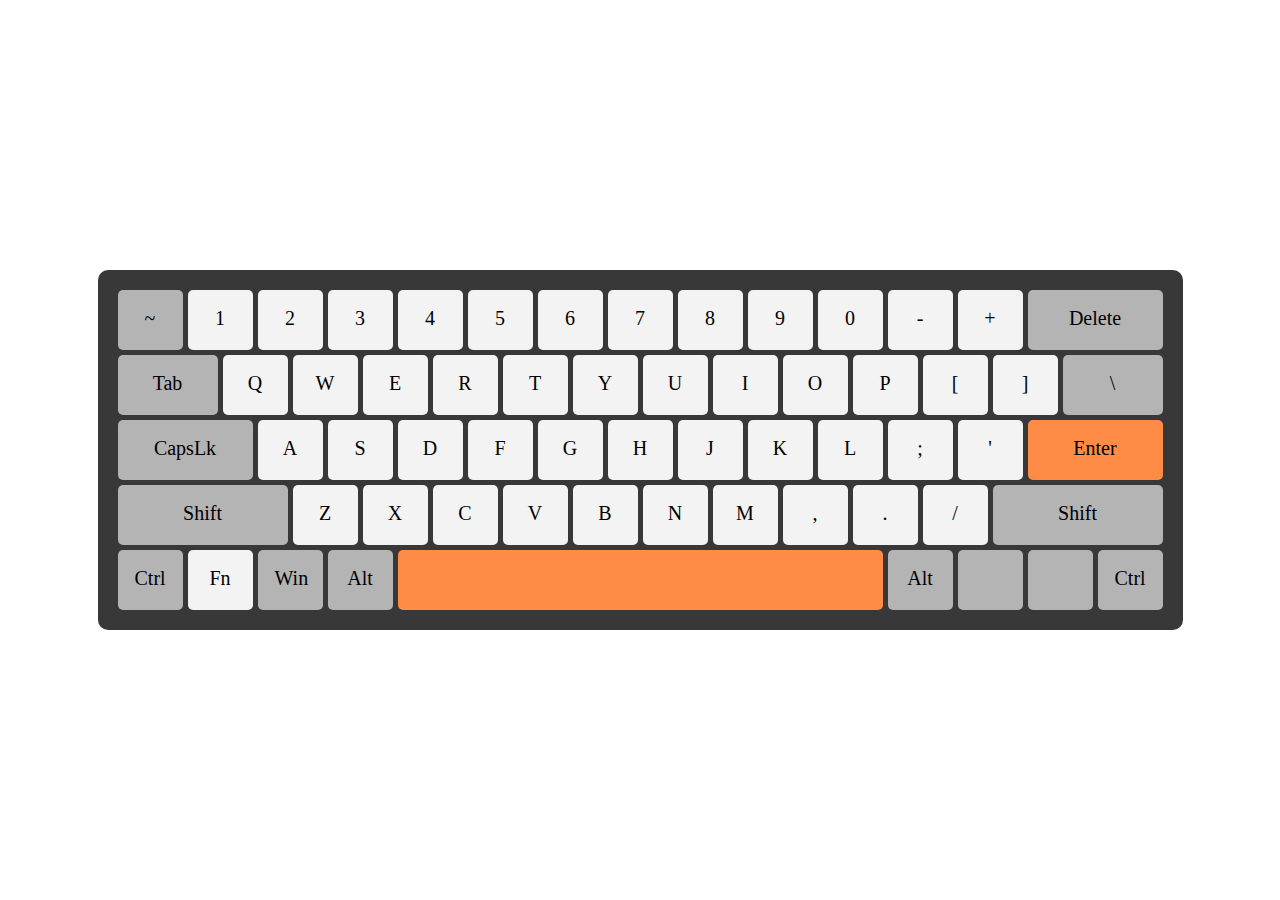
<file: Keyboard/index.html>
<!DOCTYPE html>
<html lang="en">
<head>
    <meta charset="UTF-8">
    <meta http-equiv="X-UA-Compatible" content="IE=edge">
    <meta name="viewport" content="width=device-width, initial-scale=1.0">
    <title>键盘</title>
    <style>
        *{
            margin: 0;
            padding: 0;
            box-sizing: border-box;
        }
        body{
            display: flex;
            justify-content: center;
            align-items: center;
            height: 100vh;
        }
        .keyboard-base{
            min-width: 1085px;
            padding: 20px;
            background-color: rgb(56, 56, 56);
            border-radius: 10px;
            display: grid;
            grid-template-columns: repeat(30,30px);
            grid-template-rows: repeat(5,60px);
            grid-gap: 5px;
        }
        .key{
            background-color: rgb(243, 243, 243);
            border-radius: 5px;
            grid-column: span 2;
            font: 500 20px "";
            text-align: center;
            padding: 17px;
            border-radius: 2px solid black;
        }
        .key:hover{
            box-shadow: inset 0 0 7px rgba(0, 0, 0, 0.8);

        }
        .color{
            background-color: rgb(180,180,180);
        }
        .delete{
            grid-column: span 4;
        }
        .tab{
            grid-column: span 3;
        }
        .backslash{
            grid-column: span 3;
        }
        .caps{
            grid-column: span 4;
        }
        .enter{
            background-color: rgb(258, 140, 70);
            grid-column: span 4;
        }
        .shift{
            grid-column: span 5;
        }
        .win{
            grid-column: span 2;
        }
        .space{
            background-color: rgb(258, 140, 70);
            grid-column: span 14;
        }
    </style>
</head>
<body>
    <div class="keyboard-base">
        <div class="key color">~</div>
        <div class="key">1</div>
        <div class="key">2</div>
        <div class="key">3</div>
        <div class="key">4</div>
        <div class="key">5</div>
        <div class="key">6</div>
        <div class="key">7</div>
        <div class="key">8</div>
        <div class="key">9</div>
        <div class="key">0</div>
        <div class="key">-</div>
        <div class="key">+</div>
        <div class="key color delete">Delete</div>
        <div class="key color tab">Tab</div>
        <div class="key">Q</div>
        <div class="key">W</div>
        <div class="key">E</div>
        <div class="key">R</div>
        <div class="key">T</div>
        <div class="key">Y</div>
        <div class="key">U</div>
        <div class="key">I</div>
        <div class="key">O</div>
        <div class="key">P</div>
        <div class="key">[</div>
        <div class="key">]</div>
        <div class="key color backslash">\</div>
        <div class="key color caps">CapsLk</div>
        <div class="key">A</div>
        <div class="key">S</div>
        <div class="key">D</div>
        <div class="key">F</div>
        <div class="key">G</div>
        <div class="key">H</div>
        <div class="key">J</div>
        <div class="key">K</div>
        <div class="key">L</div>
        <div class="key">;</div>
        <div class="key">'</div>
        <div class="key color enter">Enter</div>
        <div class="key color shift">Shift</div>
        <div class="key">Z</div>
        <div class="key">X</div>
        <div class="key">C</div>
        <div class="key">V</div>
        <div class="key">B</div>
        <div class="key">N</div>
        <div class="key">M</div>
        <div class="key">,</div>
        <div class="key">.</div>
        <div class="key">/</div>
        <div class="key color shift">Shift</div>
        <div class="key color">Ctrl</div>
        <div class="key">Fn</div>
        <div class="key color win">Win</div>
        <div class="key color">Alt</div>
        <div class="key space"></div>
        <div class="key color">Alt</div>
        <div class="key color win"></div>
        <div class="key color"></div>
        <div class="key color">Ctrl</div>
</div>
</body>
</html>
</file>
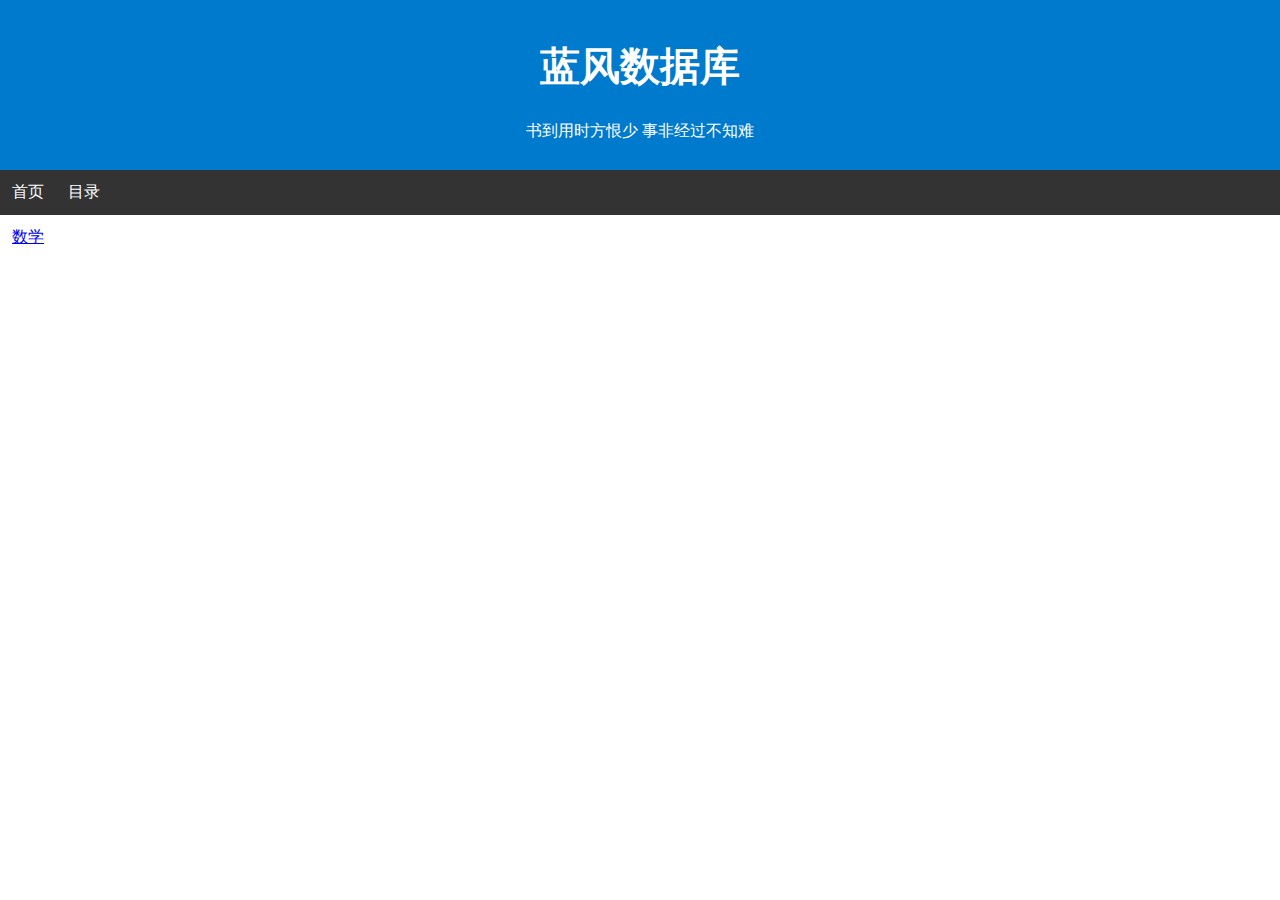
<file: LF.Lab/index.html>
<!DOCTYPE html>
<html lang="en">
<head>
    <meta charset="UTF-8">
    <meta http-equiv="X-UA-Compatible" content="IE=edge">
    <meta name="viewport" content="width=device-width, initial-scale=1.0">
    <title>蓝风实验室</title>
    <link rel="stylesheet" type="text/css" href="style/homepage.css">
    <script type="text/javascript" src="http://cdn.mathjax.org/mathjax/latest/MathJax.js?config=AM_HTMLorMML-full"></script>
</head>
<body>
    <div class="header">
        <h1>蓝风数据库</h1>
        <p>书到用时方恨少 事非经过不知难</p>
    </div>

    <div class="menu">
        <a href="#">首页</a>
        <a href="#">目录</a>
    </div>

    <div class="content">
        <a href="A\index.html">数学</a>
    </div>
</body>
</html>
</file>
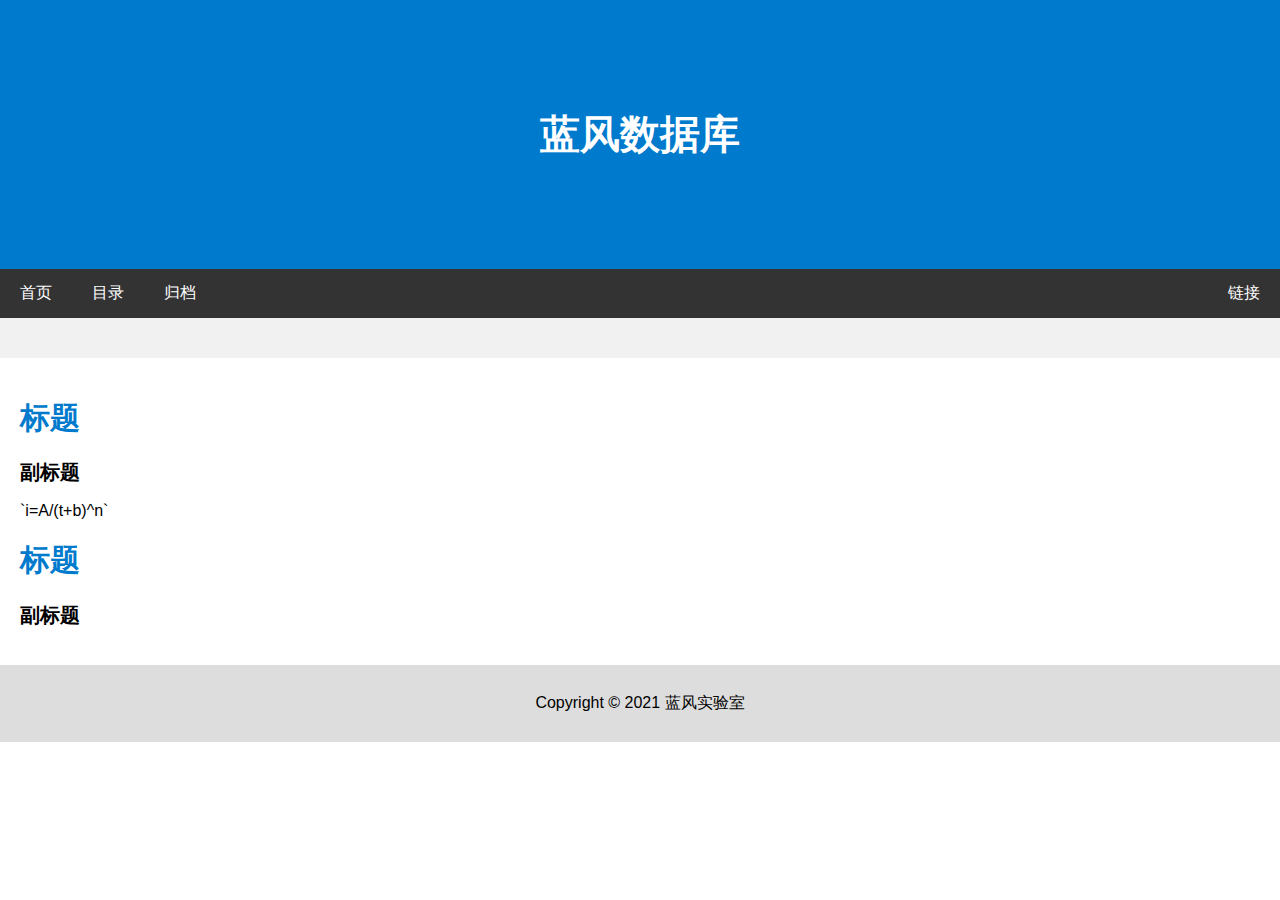
<file: SinglePage/index.html>
<!DOCTYPE html>
<html lang="en">
<head>
    <meta charset="UTF-8">
    <meta http-equiv="X-UA-Compatible" content="IE=edge">
    <meta name="viewport" content="width=device-width, initial-scale=1.0">
    <title>基本页面</title>
    <link rel="stylesheet" type="text/css" href="style.css">
    <script type="text/javascript" src="http://cdn.mathjax.org/mathjax/latest/MathJax.js?config=AM_HTMLorMML-full"></script>
</head>
<body>
    <div class="header">
        <h1>蓝风数据库</h1>
        <p></p>
      </div>
       
      <div class="navbar">

        <a href="#">首页</a>
        <a href="#">目录</a>
        <a href="#">归档</a>
        <a href="#" class="right">链接</a>
      </div>
       
      <div class="content">
        
        <div class="side">
            
        </div>
        <div class="main">
            <h1>标题</h1>
            <h2>副标题</h2>
            <p>`i=A/(t+b)^n`</p>
            <h1>标题</h1>
            <h2>副标题</h2>
            
        </div>
      </div>
       
      <div class="footer">
        <p>Copyright © 2021 蓝风实验室</p>
      </div>
</body>
</html>
</file>
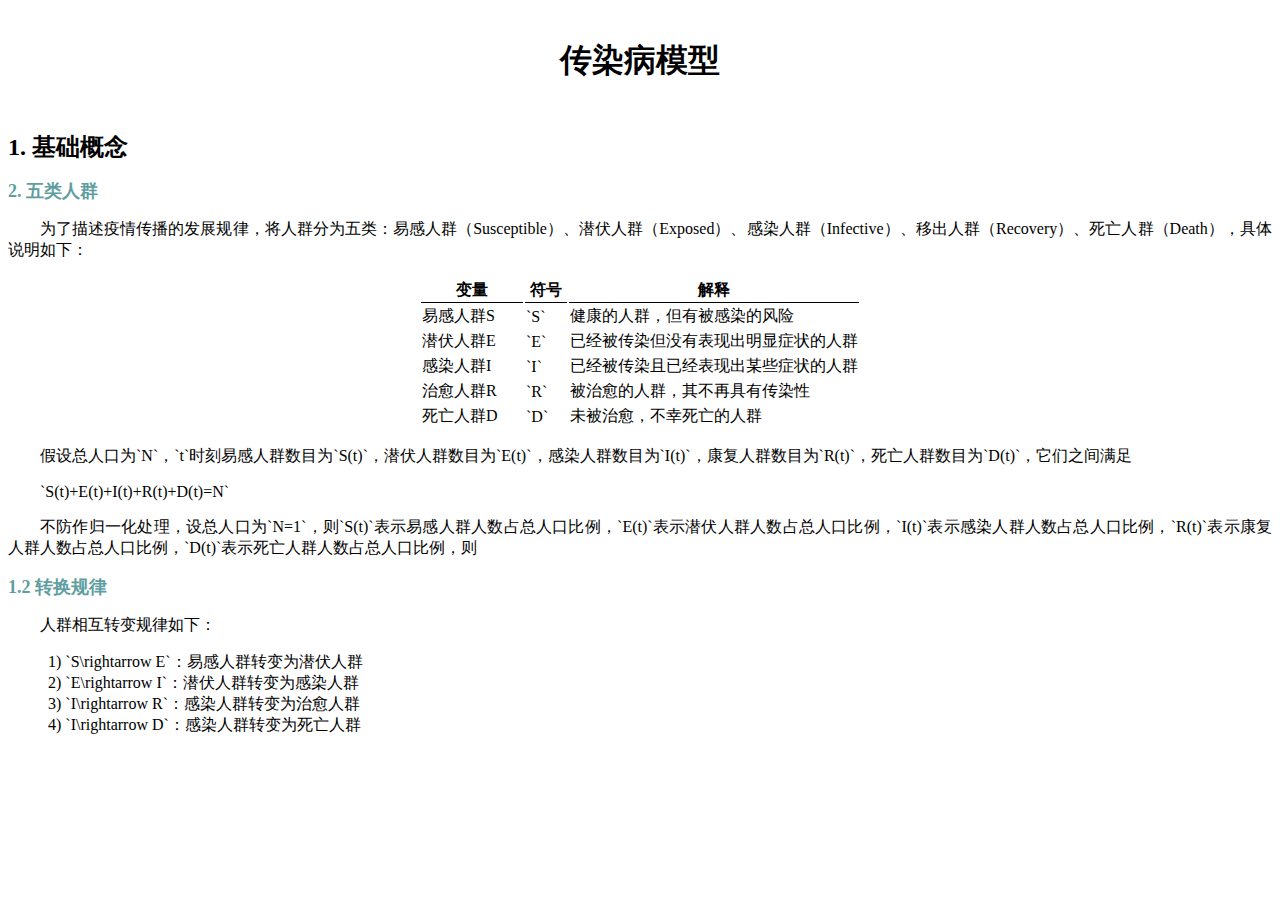
<file: LF.Lab/A/index.html>
<!DOCTYPE html>
<html lang="en">
<head>
    <meta charset="UTF-8">
    <meta http-equiv="X-UA-Compatible" content="IE=edge">
    <meta name="viewport" content="width=device-width, initial-scale=1.0">
    <title>传染病模型</title>
    <link rel="stylesheet" type="text/css" href="../style/articlepage.css">
    
    <script type="text/javascript" src="http://cdn.mathjax.org/mathjax/latest/MathJax.js?config=AM_HTMLorMML-full"></script>
</head>
<body>
    <div class="header">
        <h1 >传染病模型</h1>
    </div>
    
    <div class="content">
        <h1> 1. 基础概念</h1>
        <h2> 2. 五类人群</h2>
        <p>为了描述疫情传播的发展规律，将人群分为五类：易感人群（Susceptible）、潜伏人群（Exposed）、感染人群（Infective）、移出人群（Recovery）、死亡人群（Death），具体说明如下：</p>
        <table class="lftable">
            <thead>
                <tr>
                    <th width="100">变量</th>
                    <th width="40">符号</th>
                    <th>解释</th>
                </tr>
            </thead>
            <tbody>
                <tr>
                    <td>易感人群S</td>
                    <td>`S`</td>
                    <td>健康的人群，但有被感染的风险</td>
                </tr>
                <tr>
                    <td>潜伏人群E</td>
                    <td>`E`</td>
                    <td>已经被传染但没有表现出明显症状的人群</td>
                </tr>
                <tr>
                    <td>感染人群I</td>
                    <td>`I`</td>
                    <td>已经被传染且已经表现出某些症状的人群</td>
                </tr>
                <tr>
                    <td>治愈人群R</td>
                    <td>`R`</td>
                    <td>被治愈的人群，其不再具有传染性</td>
                </tr>
                <tr>
                    <td>死亡人群D</td>
                    <td>`D`</td>
                    <td>未被治愈，不幸死亡的人群</td>
                </tr>
            </tbody>
        </table>
        <p>假设总人口为`N`，`t`时刻易感人群数目为`S(t)`，潜伏人群数目为`E(t)`，感染人群数目为`I(t)`，康复人群数目为`R(t)`，死亡人群数目为`D(t)`，它们之间满足</p>
        <p class="lfmath">`S(t)+E(t)+I(t)+R(t)+D(t)=N`</p>
        <p>不防作归一化处理，设总人口为`N=1`，则`S(t)`表示易感人群人数占总人口比例，`E(t)`表示潜伏人群人数占总人口比例，`I(t)`表示感染人群人数占总人口比例，`R(t)`表示康复人群人数占总人口比例，`D(t)`表示死亡人群人数占总人口比例，则</p>
<script type="math/tex; mode=display">S(t)+E(t)+I(t)+R(t)+D(t)=1</script><h2 id="1-2-转换规律">
    <a href="#1-2-转换规律" class="headerlink" title="1.2 转换规律"></a>1.2 转换规律</h2>
<p>人群相互转变规律如下：</p>
<ol>
<li>`S\rightarrow E`：易感人群转变为潜伏人群</li>
<li>`E\rightarrow I`：潜伏人群转变为感染人群</li>
<li>`I\rightarrow R`：感染人群转变为治愈人群</li>
<li>`I\rightarrow D`：感染人群转变为死亡人群</li>
    </div>
</body>
</html>
</file>
<file: LF.Lab/style/homepage.css>
* {
    box-sizing: border-box;
}
 
/* body 样式 */
body {
    font-family: Arial;
    margin: 0;
}
/* 标题 */
.header {
    padding: 12px;
    text-align: center;
    background: #007ACC;
    color: white;
}
 
/* 标题字体加大 */
.header h1 {
    font-size: 40px;
}

/* 目录栏 */
.menu {
    overflow: hidden;
    background-color: #333;
}

/* 目录栏 */
.menu a {
    float: left;
    display: block;
    color: white;
    text-align: center;
    padding: 12px 12px;
    text-decoration: none;
}
 
/* 右侧链接*/
.menu a.right {
    float: right;
}
 
/* 鼠标移动到链接的颜色 */
.menu a:hover {
    background-color: #ddd;
    color: black;
}

.content{
    padding: 12px;
}

.menuitem2{
    padding-left: 24px;
}
</file>
<file: SinglePage/style.css>
* {
    box-sizing: border-box;
}
 
/* body 样式 */
body {
    font-family: Arial;
    margin: 0;
}
 
/* 标题 */
.header {
    padding: 80px;
    text-align: center;
    background: #007ACC;
    color: white;
}
 
/* 标题字体加大 */
.header h1 {
    font-size: 40px;
}
.main h1 {
    font-size: 30px;
    color: #007ACC;
}
.main h2 {
    font-size: 20px;
}
/* 导航 */
.navbar {
    overflow: hidden;
    background-color: #333;
}
 
/* 导航栏样式 */
.navbar a {
    float: left;
    display: block;
    color: white;
    text-align: center;
    padding: 14px 20px;
    text-decoration: none;
}
 
/* 右侧链接*/
.navbar a.right {
    float: right;
}
 
/* 鼠标移动到链接的颜色 */
.navbar a:hover {
    background-color: #ddd;
    color: black;
}
 
/* 列容器 */
.row {  
    display: -ms-flexbox; /* IE10 */
    display: flex;
    -ms-flex-wrap: wrap; /* IE10 */
    flex-wrap: wrap;
}
 
/* 创建两个列 */
/* 边栏 */
.side {
    -ms-flex: 30%; /* IE10 */
    flex: 30%;
    background-color: #f1f1f1;
    padding: 20px;
}
 
/* 主要的内容区域 */
.main {   
    -ms-flex: 70%; /* IE10 */
    flex: 70%;
    background-color: white;
    padding: 20px;
}
 
/* 测试图片 */
.fakeimg {
    background-color: #aaa;
    width: 100%;
    padding: 20px;
}
 
/* 底部 */
.footer {
    padding: 12px;
    text-align: center;
    background: #ddd;
}
 
/* 响应式布局 - 在屏幕设备宽度尺寸小于 700px 时, 让两栏上下堆叠显示 */
@media screen and (max-width: 700px) {
    .row {   
        flex-direction: column;
    }
}
 
/* 响应式布局 - 在屏幕设备宽度尺寸小于 400px 时, 让导航栏目上下堆叠显示 */
@media screen and (max-width: 400px) {
    .navbar a {
        float: none;
        width: 100%;
    }
}
</file>
<file: LF.Lab/style/articlepage.css>
body
{
    font-family:Microsoft YaHei UI;
    margin: 10;
}

.MathJax{
    font-family: 'Times New Roman', Times, serif;
    font-size: 0.9em;
}
.container
{
    display: flex;
    justify-content: center;
}

/* 标题 */
.header
{
    padding: 10px;
    text-align: center;
    font-family:Microsoft YaHei;
}
.content p
{
    text-indent: 2em;
    
}
.content h1
{
    font-size: 24px;
    font-family:Microsoft YaHei;
    
}

.content h2
{
    font-size: 18px;
    font-family:Microsoft YaHei;
    color: cadetblue;
}


.lftable
{
    margin: 0 auto;
}

.lfmath
{
    text-align: center;
}
.content table th
{
    border-bottom:1px solid black
} 

.content p{
    text-align: justify;
}

ol {
    list-style: none;
    counter-reset: sectioncounter
}

ol > li:before {
    content:  counter(sectioncounter) ')  ';
    counter-increment: sectioncounter;
}
</file>
